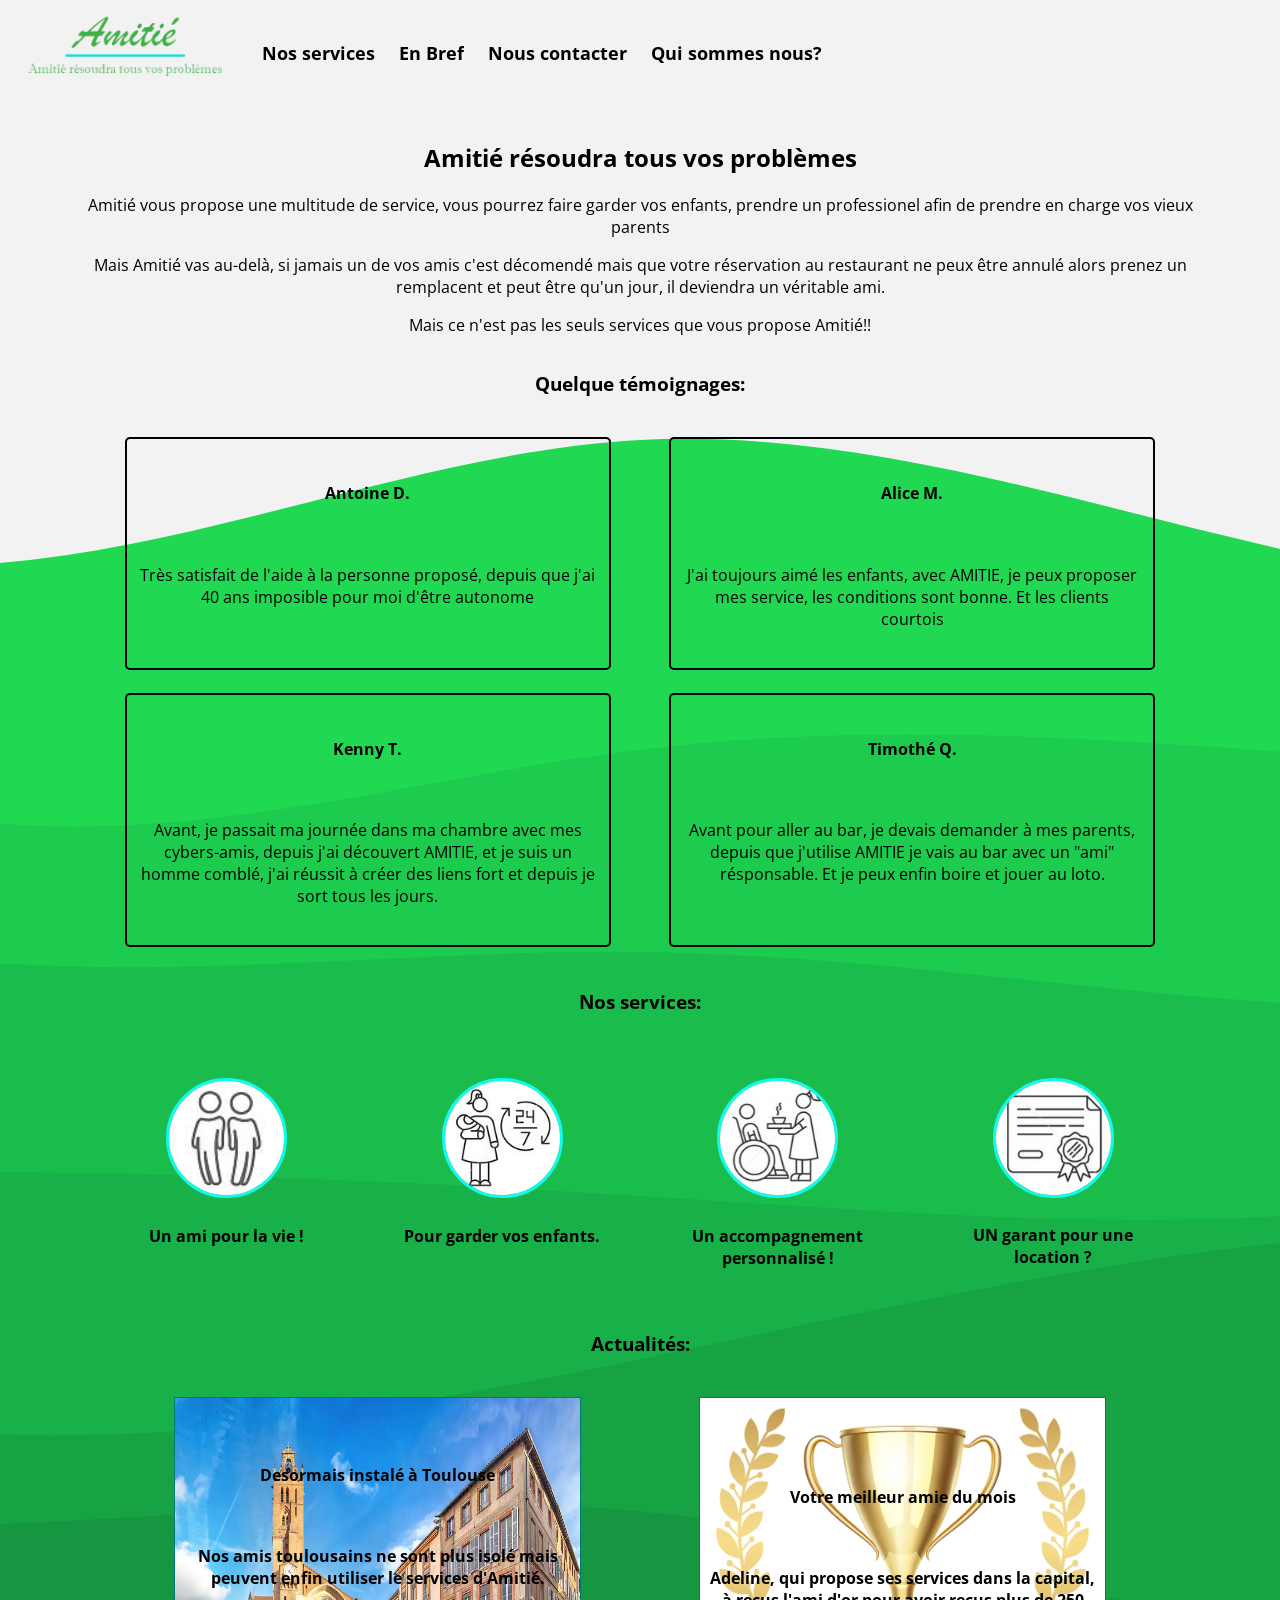
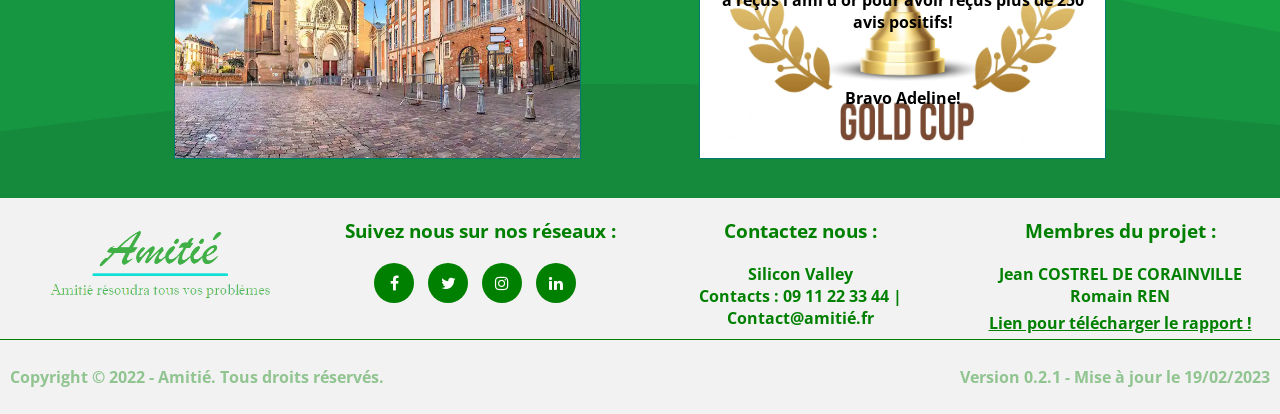
<file: site/Friender/index.html>
<!DOCTYPE html>
<html lang="fr">
     <head>
         <meta charset="utf-8">
         <title>Index - Amitié</title>
		 <link rel="stylesheet" href="css/index.css" >
		 <link rel="icon" type="image/png" href="image/logoicone.png">
		 <link rel="stylesheet" href="https://cdnjs.cloudflare.com/ajax/libs/font-awesome/4.7.0/css/font-awesome.min.css">
	<body>	
			<header>
			<nav id="nav">
				<a href="index.html" class="itm3"><img src="image/logo_transp.png" alt="logo" id="logo" ></a>
				<a href="produits.html" class="itm A" >Nos services</a>  
				<a href="bref.html" class="itm B">En Bref</a>
				<a href="contacts.html" class="itm C">Nous contacter</a> 
				<a href="nous.html" class="itm D"> Qui sommes nous?</a>				
			</nav>
		</header>
	<div id="conteneur">
		<div class="intro">
			<section id="intro1">	
				<h1>Amitié résoudra tous vos problèmes </h1>
				<p>Amitié vous propose une multitude de service, vous pourrez faire garder vos enfants, prendre un professionel afin de prendre en charge vos vieux parents</p>
				<p>Mais Amitié vas au-delà, si jamais un de vos amis c'est décomendé mais que votre réservation au restaurant ne peux être annulé alors prenez un remplacent et peut être qu'un jour, il deviendra un véritable ami.</p>
				<p>Mais ce n'est pas les seuls services que vous propose Amitié!!</p>
			</section>	
		</div>
		<div class="temoigne">
			<div>
			<h3>Quelque témoignages:</h3>
			</div>
			<div class="tem">
				<section>
					<h4>Antoine D.</h4>
					<p>Très satisfait de l'aide à la personne proposé, depuis que j'ai 40 ans imposible pour moi d'être autonome</p>
				</section>
				
				<section>				
					<h4>Alice M.</h4>
					<p>J'ai toujours aimé les enfants, avec AMITIE, je peux proposer mes service, les conditions sont bonne. Et les clients courtois</p>
				</section>
				
				<section>
					<h4>Kenny T.</h4>
					<p>Avant, je passait ma journée dans ma chambre avec mes cybers-amis, depuis j'ai découvert AMITIE, et je suis un homme comblé, j'ai réussit à créer des liens fort et depuis je sort tous les jours.</p>
				</section>
				
				<section>
					<h4>Timothé Q.</h4>
					<p>Avant pour aller au bar, je devais demander à mes parents, depuis que j'utilise AMITIE je vais au bar avec un "ami" résponsable. Et je peux enfin boire et jouer au loto.</p>
				</section>
			</div>
		</div>
			
		<div class="service">
			<h3>Nos services:</h3>
			<div class="serv">
				
				<section>
					<img src="image/poto.jpg" alt="poto" class="servimg">
					<h4>Un ami pour la vie !</h4>
				</section>
				
				<section>				
					<img src="image/babysit.jpg" alt="babsit" class="servimg">
					<h4>Pour garder vos enfants.</h4>
				</section>
					
				<section>
					<img src="image/aideperso.jpg" alt="aidepers" class="servimg">
					<h4>Un accompagnement personnalisé !</h4>
				</section>
					
				<section>
					<img src="image/respoleg.jpg" alt="respoleg" class="servimg">
					<h4>UN garant pour une location ?</h4>
				</section>
					
			</div>
		</div>
		
		<div class="actualite">
			<div>
				<h3>Actualités:</h3>
			</div>
			<div class="actu">
				<section class="toulouse">
					<div class="front">
						<h4>Desormais instalé à Toulouse</h4>
						<p>Nos amis toulousains ne sont plus isolé mais peuvent enfin utiliser le services d'Amitié.</p>
					</div>
					<img src="image/toulouse.jpg" alt="imagetoulouse" class="back">
				</section>
				
				<section>
					<img src="image/Podium1.jpg" alt="imagecoupe" class="back">
					<div class="front">
						<h4>Votre meilleur amie du mois</h4>
						<p>Adeline, qui propose ses services dans la capital, à reçus l'ami d'or pour avoir reçus plus de 250 avis positifs!</p>
						<p>Bravo Adeline!</p>
					</div>	
				</section>
			</div>
		</div>
	</div>	
		
	<footer>
		<img src="image/logo_transp.png" alt="logo" class="image">
		<div class="social-links">
			<div class ="title">
				<h3>Suivez nous sur nos réseaux :</h3>
			</div>
			<a href="#"><i class="fa fa-facebook-f"></i></a>
			<a href="#"><i class="fa fa-twitter"></i></a>
			<a href="#"><i class="fa fa-instagram"></i></a>
			<a href="#"><i class="fa fa-linkedin"></i></a>
		</div>
		<div class ="adress">
			<div class ="title">
				<h3> Contactez nous :</h3>
			</div>
			<p><strong>Silicon Valley<br>
				Contacts : 09 11 22 33 44 | Contact@amitié.fr</strong></p>
		</div>
		<div class ="members">
			<div class ="title">
				<h3>Membres du projet :</h3>
			</div>
			<p>
				<strong>
					Jean COSTREL DE CORAINVILLE <br>
					Romain REN<br>
				</strong>
			</p>
			<a href ="S106_Rapport.pdf"><strong>Lien pour télécharger le rapport !</strong></a></p>
		</div>

	
			</footer>
	<div class ="end">
		<div class ="CR">
			<p><strong>Copyright © 2022 - Amitié. Tous droits réservés.</strong></p>
		</div>
		<div class ="update">
			<p><strong>Version 0.2.1 - Mise à jour le 19/02/2023</strong></p>
		</div>
	</div>
	
</body>
</html>
</file>
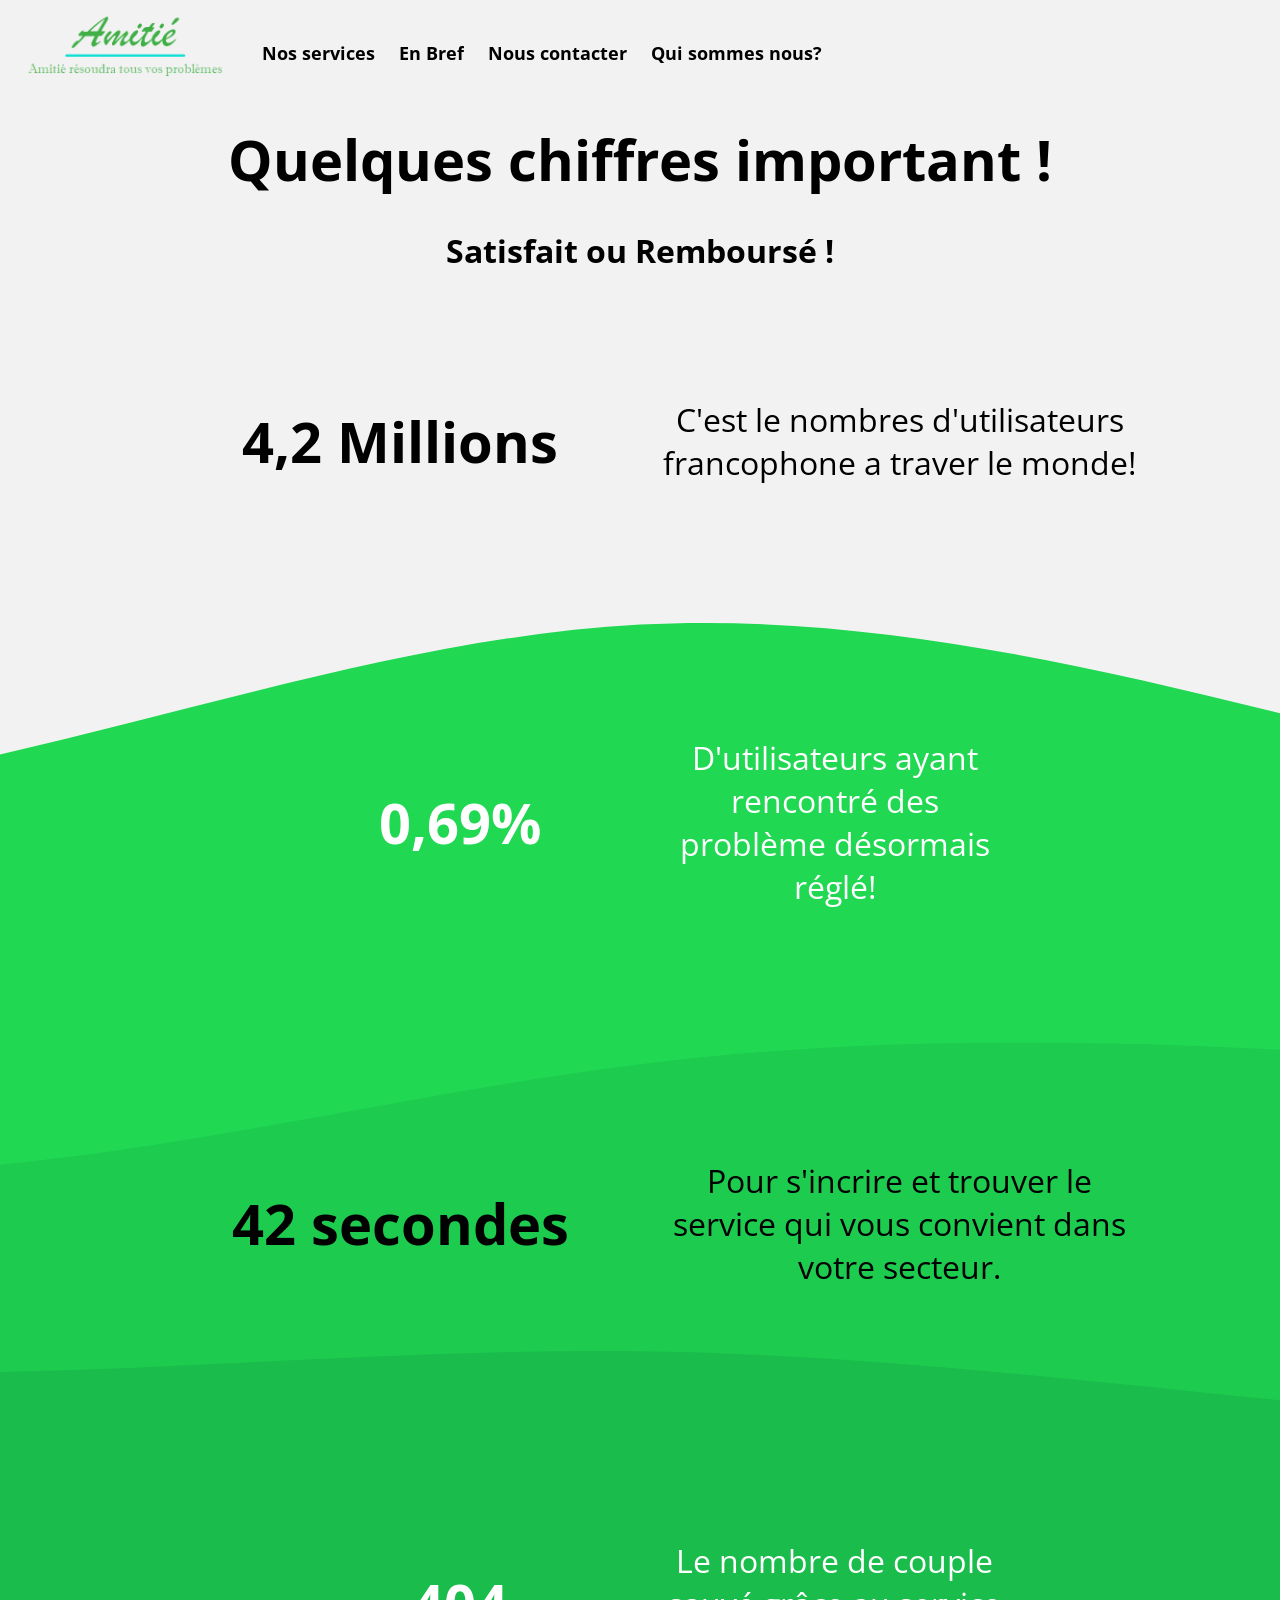
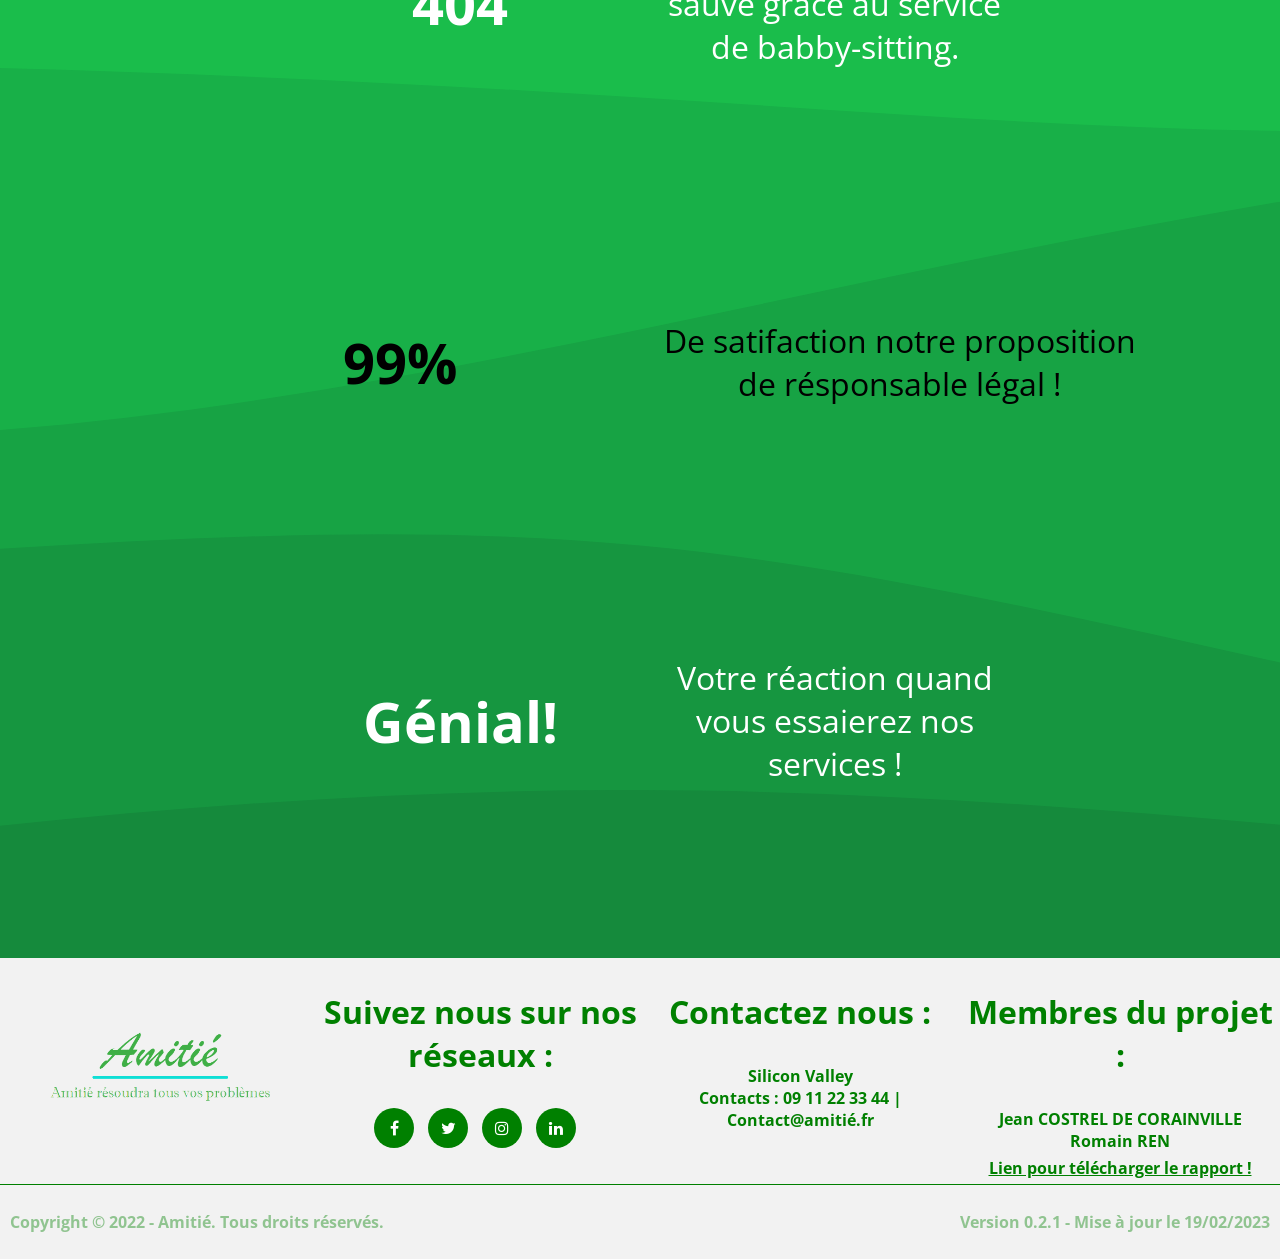
<file: site/Friender/bref.html>
<!DOCTYPE html>
<html lang="fr">
     <head>
         <meta charset="utf-8">
         <title>Bref - Amitié</title>
		 <link rel="stylesheet" href="css/bref_nous.css" >
		 <link rel="icon" type="image/png" href="image/logoicone.png">
		 <link rel="stylesheet" href="https://cdnjs.cloudflare.com/ajax/libs/font-awesome/4.7.0/css/font-awesome.min.css"> 
	</head>

	<body>
		<header>
			<nav id="nav">
				<a href="index.html" class="itm3"><img src="image/logo_transp.png" alt="logo" id="logo" ></a>
				<a href="produits.html" class="itm A" >Nos services</a>  
				<a href="bref.html" class="itm B">En Bref</a>
				<a href="contacts.html" class="itm C">Nous contacter</a> 
				<a href="nous.html" class="itm D"> Qui sommes nous?</a>				
			</nav>
		</header>	
 
	<div id="conteneur">
		<h1>Quelques chiffres important !</h1>
		<h3>Satisfait ou Remboursé !</h3>
		<section>
			<div class="cle">
				<h1>4,2 Millions</h1>
				<p>C'est le nombres d'utilisateurs francophone a traver le monde!</p>			
			</div>
		</section>
		<section>
			<div class="cle">
				<h1>0,69%</h1>
				<p>D'utilisateurs ayant rencontré des problème désormais réglé!</p>
			</div>
			
		</section>
		<section>
			<div class="cle">
				<h1>42 secondes</h1>
				<p>Pour s'incrire et trouver le service qui vous convient dans votre secteur.</p>
			</div>
		</section>
		<section>
			<div class="cle">
				<h1>404</h1>
				<p>Le nombre de couple sauvé grâce au service de babby-sitting.</p>
			</div>
		</section>
		<section>
			<div class="cle">
				<h1>99%</h1>
				<p>De satifaction notre proposition de résponsable légal !</p>
				
			</div>
		</section>
		<section>
			<div class="cle">
				<h1>Génial!</h1>
				<p>Votre réaction quand vous essaierez nos services !</p>
				
			</div>
		</section>
	</div>	
	
	<footer>
		<img src="image/logo_transp.png" alt="logo" class="image">
		<div class="social-links">
			<div class ="title">
				<h3>Suivez nous sur nos réseaux :</h3>
			</div>
			<a href="#"><i class="fa fa-facebook-f"></i></a>
			<a href="#"><i class="fa fa-twitter"></i></a>
			<a href="#"><i class="fa fa-instagram"></i></a>
			<a href="#"><i class="fa fa-linkedin"></i></a>
		</div>
		<div class ="adress">
			<div class ="title">
				<h3> Contactez nous :</h3>
			</div>
			<p><strong>Silicon Valley<br>
				Contacts : 09 11 22 33 44 | Contact@amitié.fr</strong></p>
		</div>
		<div class ="members">
			<div class ="title">
				<h3>Membres du projet :</h3>
			</div>
			<p>
				<strong>
					Jean COSTREL DE CORAINVILLE <br>
					Romain REN<br>
				</strong>
			</p>
			<a href ="S106_Rapport.pdf"><strong>Lien pour télécharger le rapport !</strong></a></p>
		</div>

	
			</footer>
	<div class ="end">
		<div class ="CR">
			<p><strong>Copyright © 2022 - Amitié. Tous droits réservés.</strong></p>
		</div>
		<div class ="update">
			<p><strong>Version 0.2.1 - Mise à jour le 19/02/2023</strong></p>
		</div>
	</div>
	 
	</body>
</html>
</file>
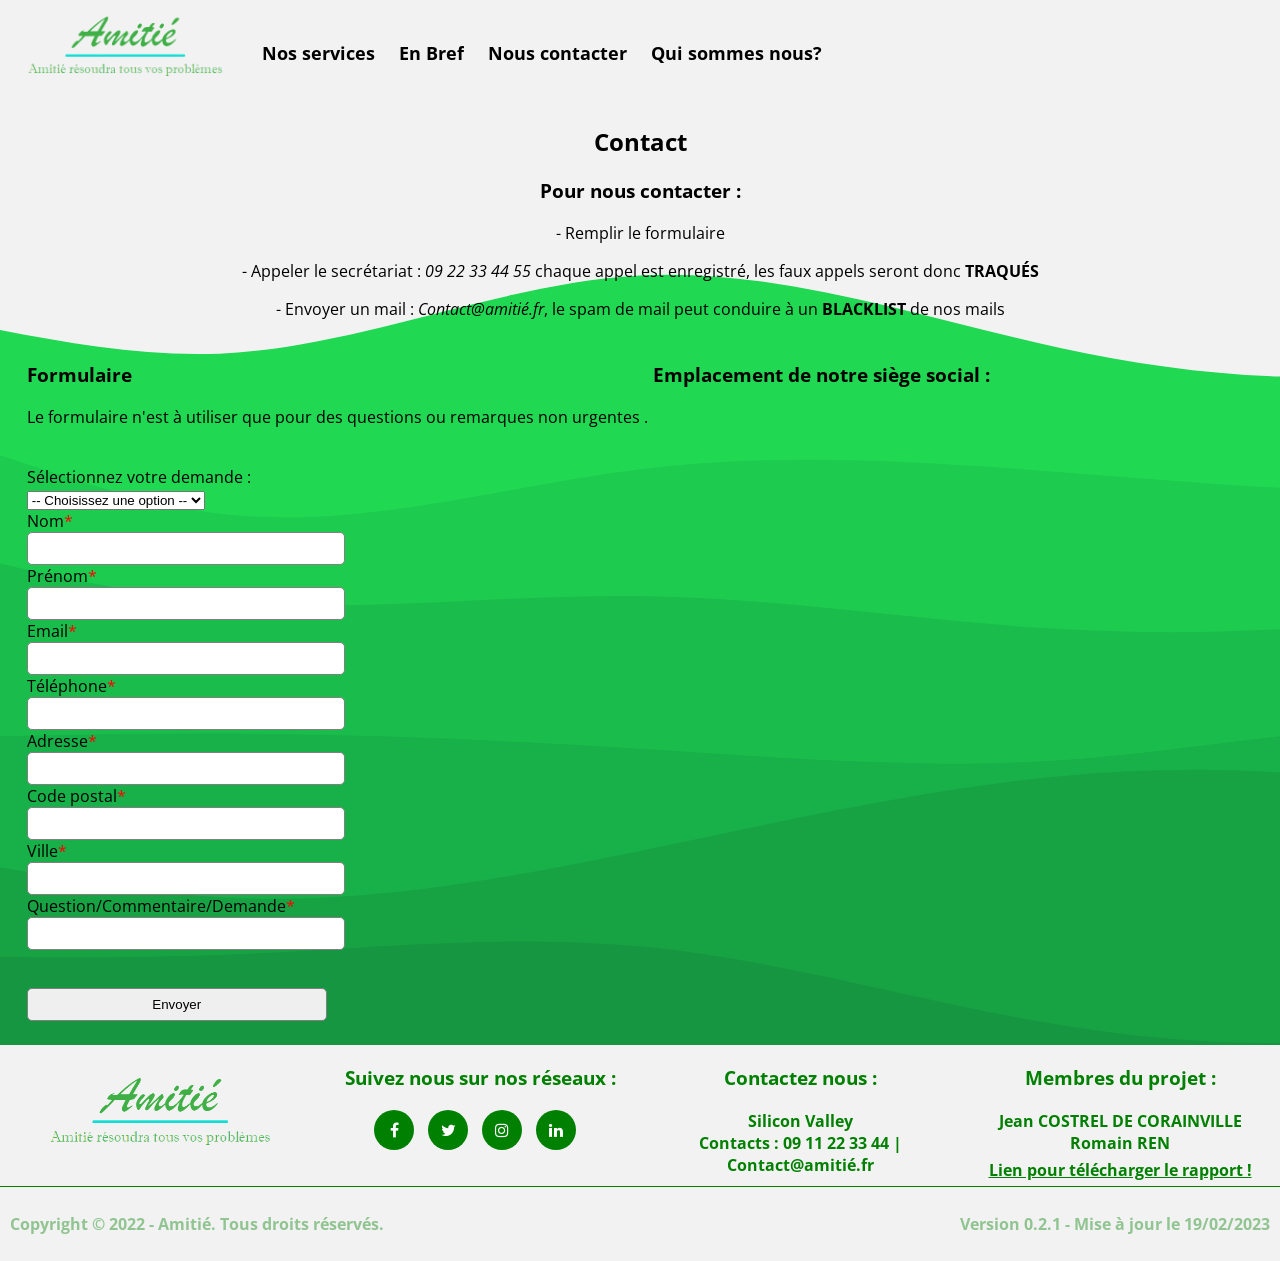
<file: site/Friender/contacts.html>
<!DOCTYPE html>
<html lang="fr">
<head>
    <meta charset="utf-8">
	<link rel="stylesheet" href="css/contact.css">
    <title>Contacts - Amitié</title>
	<link rel="icon" type="image/png" href="image/logoicone.png">
	<link rel="stylesheet" href="https://cdnjs.cloudflare.com/ajax/libs/font-awesome/4.7.0/css/font-awesome.min.css">

</head>

<body>
	
	<header>
		<nav id="nav">
			<a href="index.html" class="itm3"><img src="image/logo_transp.png" alt="logo" id="logo" ></a>
			<a href="produits.html" class="itm A" >Nos services</a>  
			<a href="bref.html" class="itm B">En Bref</a>
			<a href="contacts.html" class="itm C">Nous contacter</a> 
			<a href="nous.html" class="itm D"> Qui sommes nous?</a>				
		</nav>
	</header>	

	<div class="contacts">
		<h2> Contact </h2>
		<h3> Pour nous contacter :</h3>
		<p> - Remplir le formulaire </p>
		<p> - Appeler le secrétariat : <em>09 22 33 44 55 </em> chaque appel est enregistré, les faux appels seront donc <strong>TRAQUÉS</strong> </p>
		<p> - Envoyer un mail : <em>Contact@amitié.fr</em>, le spam de mail peut conduire à un <strong>BLACKLIST</strong> de nos mails</p>
	</div>

	<div class ="main">
	<div class ="formulaire">
		<h3> Formulaire </h3>
		<p> Le formulaire n'est à utiliser que pour des questions ou remarques non urgentes .</p>
		<div class ="forms">
			<label for="demande_select"> Sélectionnez votre demande : </label>
			<select name="demande_select" id="demande_select">
				<option value=""> -- Choisissez une option -- </option>
				<option value="SAV"> Service après-vente</option>
				<option value="FAQ"> Question </option>
				<option value="Remarques"> Remarques</option>
				<option value="Demande"> Demande</option>
			</select>	
			<label for="nom">Nom<span class ="obligatoire" title = "Ce champ est obligatoire">*</span></label>
			<input type="text" id="nom" >
			<label for="prénom">Prénom<span class ="obligatoire" title = "Ce champ est obligatoire">*</span></label>
			<input type="text" id="prénom">
			<label for="email">Email<span class ="obligatoire" title = "Ce champ est obligatoire">*</span></label>
			<input type="email" id="email">
			<label for="téléphone">Téléphone<span class ="obligatoire" title = "Ce champ est obligatoire">*</span></label>
			<input type="text" id="téléphone">
			<label for="adresse">Adresse<span class ="obligatoire" title = "Ce champ est obligatoire">*</span></label>
			<input type="text" id="adresse">
			<label for="code_postal">Code postal<span class ="obligatoire" title = "Ce champ est obligatoire">*</span></label>
			<input type="text" id="code_postal">
			<label for="ville">Ville<span class ="obligatoire" title = "Ce champ est obligatoire">*</span></label>
			<input type="text" id="ville">
			<label for="question">Question/Commentaire/Demande<span class ="obligatoire" title = "Ce champ est obligatoire">*</span></label>
			<input type="text" id="question" >
			<p></p>
			<a href ="contacts.html"><input type="submit" value="Envoyer"></a>
		</div>
    </div>
	<div class="carte">
		<h3> Emplacement de notre siège social :</h3>
		<iframe src="https://www.google.com/maps/embed?pb=!1m18!1m12!1m3!1d405691.5810139703!2d-122.32195748628509!3d37.402471393502005!2m3!1f0!2f0!3f0!3m2!1i1024!2i768!4f13.1!3m3!1m2!1s0x808fb68ad0cfc739%3A0x7eb356b66bd4b50e!2sSilicon%20Valley%2C%20Californie%2C%20%C3%89tats-Unis!5e0!3m2!1sfr!2sfr!4v1669229404696!5m2!1sfr!2sfr" width="600" height="450" style="border:0;" allowfullscreen="" loading="lazy" referrerpolicy="no-referrer-when-downgrade"></iframe>
	</div>
	</div>
	<footer>
		<img src="image/logo_transp.png" alt="logo" class="image">
		<div class="social-links">
			<div class ="title">
				<h3>Suivez nous sur nos réseaux :</h3>
			</div>
			<a href="#"><i class="fa fa-facebook-f"></i></a>
			<a href="#"><i class="fa fa-twitter"></i></a>
			<a href="#"><i class="fa fa-instagram"></i></a>
			<a href="#"><i class="fa fa-linkedin"></i></a>
		</div>
		<div class ="adress">
			<div class ="title">
				<h3> Contactez nous :</h3>
			</div>
			<p><strong>Silicon Valley<br>
				Contacts : 09 11 22 33 44 | Contact@amitié.fr</strong></p>
		</div>
		<div class ="members">
			<div class ="title">
				<h3>Membres du projet :</h3>
			</div>
			<p>
				<strong>
					Jean COSTREL DE CORAINVILLE <br>
					Romain REN<br>
				</strong>
			</p>
			<a href ="S106_Rapport.pdf"><strong>Lien pour télécharger le rapport !</strong></a></p>
		</div>

	
			</footer>
	<div class ="end">
		<div class ="CR">
			<p><strong>Copyright © 2022 - Amitié. Tous droits réservés.</strong></p>
		</div>
		<div class ="update">
			<p><strong>Version 0.2.1 - Mise à jour le 19/02/2023</strong></p>
		</div>
	</div>
	

</body>
</html>
</file>
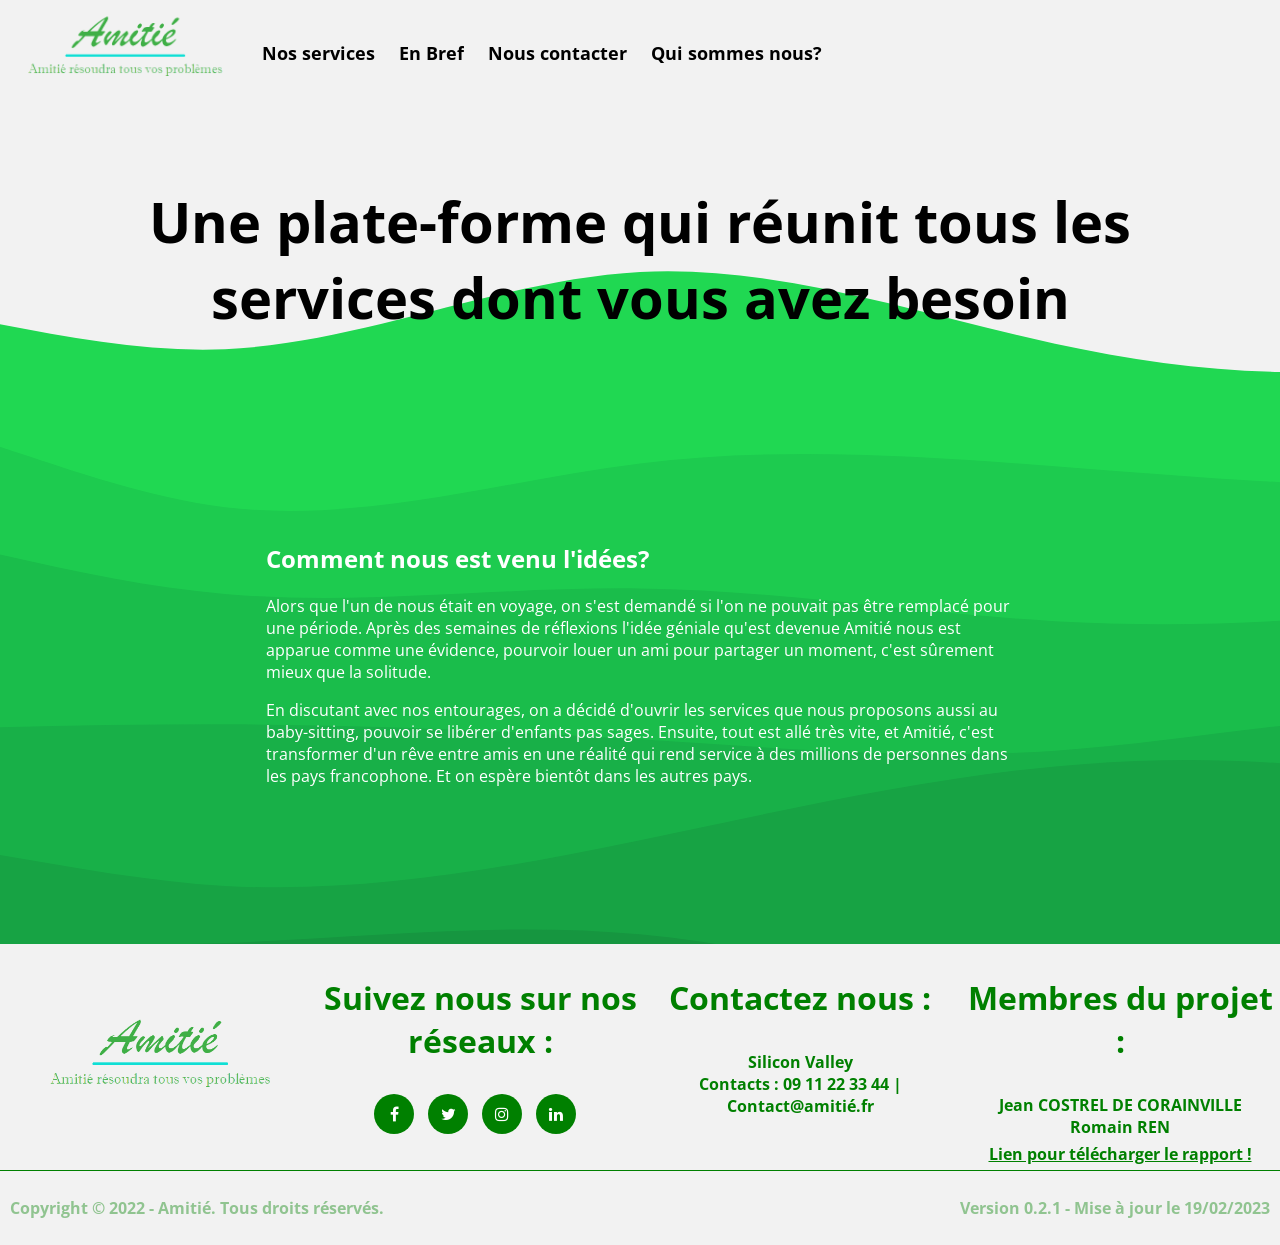
<file: site/Friender/nous.html>
<!DOCTYPE html>
<html lang="fr">
    <head>
         <meta charset="utf-8">
         <title>Qui sommes nous - Amitié</title>
		 <link rel="stylesheet" href="css/bref_nous.css" >
		<link rel="icon" type="image/png" href="image/logoicone.png">
		<link rel="stylesheet" href="https://cdnjs.cloudflare.com/ajax/libs/font-awesome/4.7.0/css/font-awesome.min.css">
	</head>

	<body>
		<header>
			<nav id="nav">
				<a href="index.html" class="itm3"><img src="image/logo_transp.png" alt="logo" id="logo" ></a>
				<a href="produits.html" class="itm A" >Nos services</a>  
				<a href="bref.html" class="itm B">En Bref</a>
				<a href="contacts.html" class="itm C">Nous contacter</a> 
				<a href="nous.html" class="itm D"> Qui sommes nous?</a>				
			</nav>
		</header>	
 
		<div id="conteneur">
			<section>
				<div class="titre">
					<h1 id="titre">Une plate-forme qui réunit tous les services dont vous avez besoin</h1>
				</div>
			</section>
			<section>
				<div >
					<h2>Comment nous est venu l'idées?</h2>
					<p>Alors que l'un de nous était en voyage, on s'est demandé si l'on ne pouvait pas être remplacé pour une période. Après des semaines de réflexions
						l'idée géniale qu'est devenue Amitié nous est apparue comme une évidence, pourvoir louer un ami pour partager un moment, c'est sûrement mieux que la solitude.
					</p>
					<p>En discutant avec nos entourages, on a décidé d'ouvrir les services que nous proposons aussi au baby-sitting, pouvoir se libérer d'enfants pas sages.
						Ensuite, tout est allé très vite, et Amitié, c'est transformer d'un rêve entre amis en une réalité qui rend service à des millions de personnes dans les pays francophone. Et on espère bientôt dans les autres pays.
						</p>
				</div>
			</section>	
		</div>	
	
	
		<footer>
		<img src="image/logo_transp.png" alt="logo" class="image">
		<div class="social-links">
			<div class ="title">
				<h3>Suivez nous sur nos réseaux :</h3>
			</div>
			<a href="#"><i class="fa fa-facebook-f"></i></a>
			<a href="#"><i class="fa fa-twitter"></i></a>
			<a href="#"><i class="fa fa-instagram"></i></a>
			<a href="#"><i class="fa fa-linkedin"></i></a>
		</div>
		<div class ="adress">
			<div class ="title">
				<h3> Contactez nous :</h3>
			</div>
			<p><strong>Silicon Valley<br>
				Contacts : 09 11 22 33 44 | Contact@amitié.fr</strong></p>
		</div>
		<div class ="members">
			<div class ="title">
				<h3>Membres du projet :</h3>
			</div>
			<p>
				<strong>
					Jean COSTREL DE CORAINVILLE <br>
					Romain REN<br>
				</strong>
			</p>
			<a href ="S106_Rapport.pdf"><strong>Lien pour télécharger le rapport !</strong></a></p>
		</div>

	
			</footer>
	<div class ="end">
		<div class ="CR">
			<p><strong>Copyright © 2022 - Amitié. Tous droits réservés.</strong></p>
		</div>
		<div class ="update">
			<p><strong>Version 0.2.1 - Mise à jour le 19/02/2023</strong></p>
		</div>
	</div>
	</body>

</html>
</file>
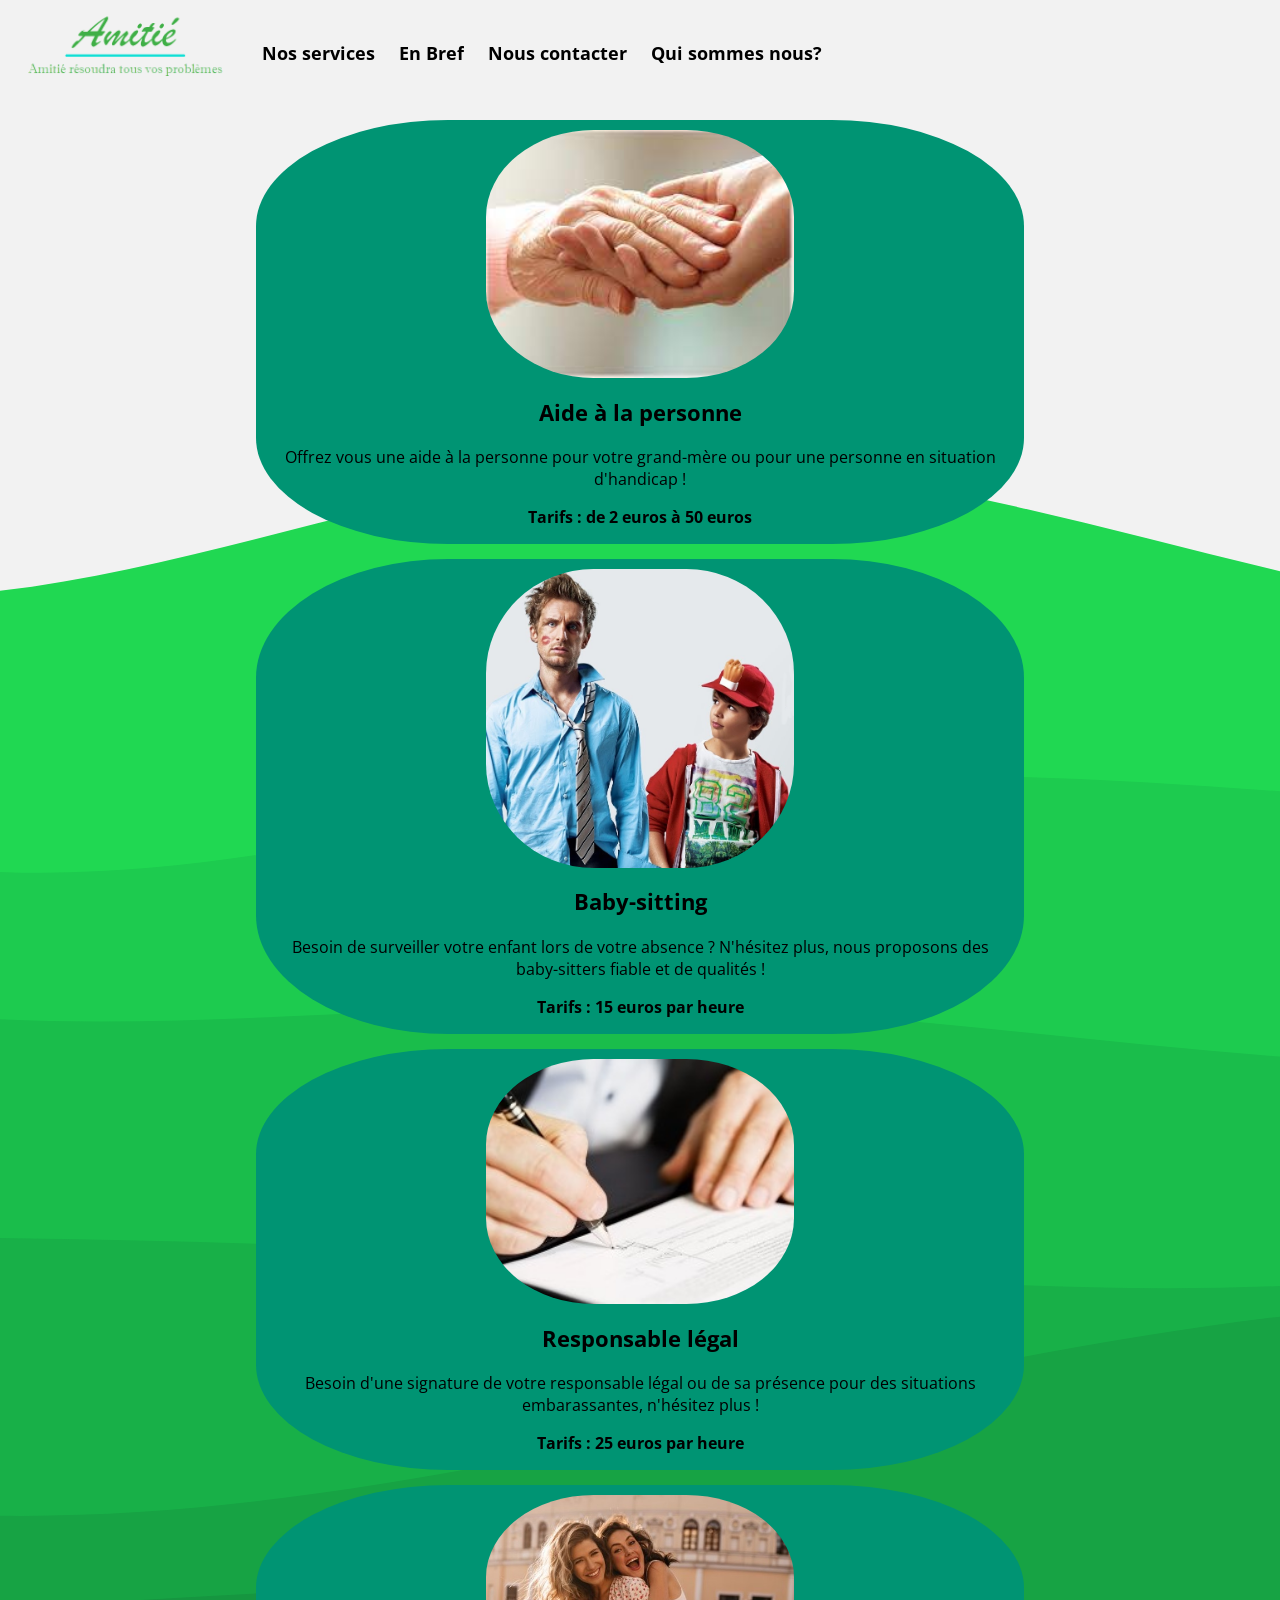
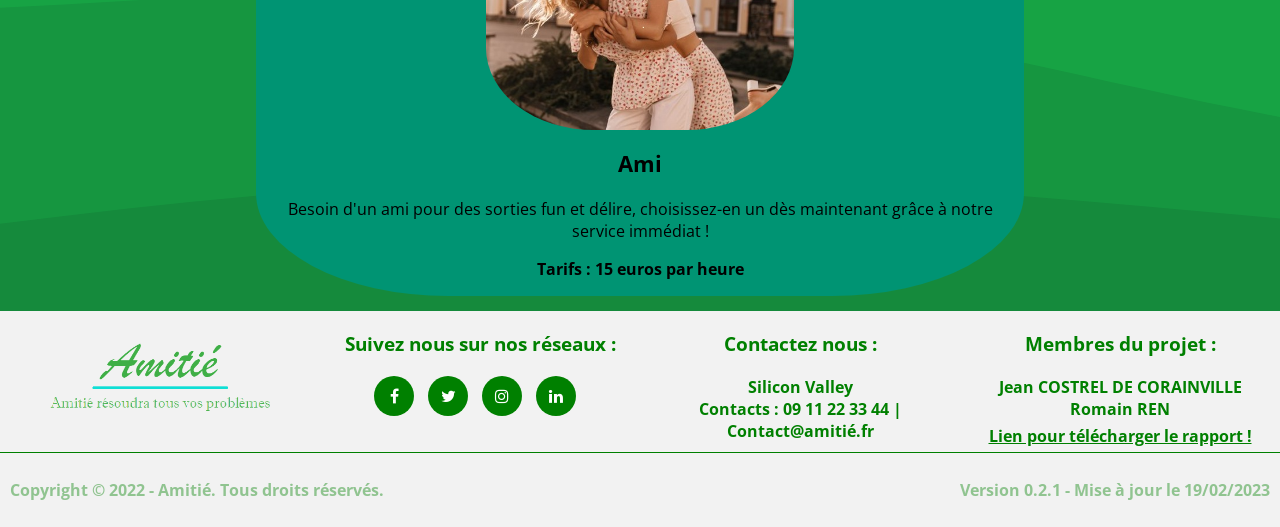
<file: site/Friender/produits.html>
<!DOCTYPE html>
<html lang="fr">
<head>
    <meta charset="utf-8">
	<title>Services - Amitié</title>
	<link rel="stylesheet" href="css/produits.css">
	<link rel="icon" type="image/png" href="image/logoicone.png">
	<link rel="stylesheet" href="https://cdnjs.cloudflare.com/ajax/libs/font-awesome/4.7.0/css/font-awesome.min.css">

</head>

<body>
	<header>
		<nav id="nav">
			<a href="index.html" class="itm3"><img src="image/logo_transp.png" alt="logo" id="logo" ></a>
			<a href="produits.html" class="itm A" >Nos services</a>  
			<a href="bref.html" class="itm B">En Bref</a>
			<a href="contacts.html" class="itm C">Nous contacter</a> 
			<a href="nous.html" class="itm D"> Qui sommes nous?</a>				
		</nav>
	</header>	
    <div class="prod">
		<img src="image/aide.jpeg" class="image" alt="aidealapersonne">
		<div class ="text">
			<h2 id="ID_aide"> Aide à la personne </h2>
			<p> Offrez vous une aide à la personne pour votre grand-mère ou pour une personne en situation d'handicap !</p>
			<p><strong>Tarifs : de 2 euros à 50 euros </strong></p>
		</div>
	</div>
	
    <div class="prod">
		<img src="image/bbs.jpeg" class="image" alt="babbysitting">
		<div class ="text">
			<h2 id="ID_bbs"> Baby-sitting</h2>
			<p>  Besoin de surveiller votre enfant lors de votre absence ? N'hésitez plus, nous proposons des baby-sitters fiable et de qualités !</p>
			<p><strong>Tarifs : 15 euros par heure </strong></p>
		</div>
	</div>
	
	<div class ="prod">
		<img src="image/resp.jpeg" class="image" alt="reponsable">
		<div class ="text">
			<h2 id="ID_resp"> Responsable légal</h2>
			<p> Besoin d'une signature de votre responsable légal ou de sa présence pour des situations embarassantes, n'hésitez plus !</p>
			<p><strong>Tarifs : 25 euros par heure </strong></p>
		</div>
	</div>
	
    <div class ="prod">
		<img src="image/ami.jpeg" class="image" alt="ami">
		<div class ="text">
			<h2 id="ID_ami"> Ami</h2>
			<p> Besoin d'un ami pour des sorties fun et délire, choisissez-en un dès maintenant grâce à notre service immédiat !</p>
			<p><strong>Tarifs : 15 euros par heure</strong></p>
		</div>
    </div>
	
	<footer>
		<img src="image/logo_transp.png" alt="logo" class="image">
		<div class="social-links">
			<div class ="title">
				<h3>Suivez nous sur nos réseaux :</h3>
			</div>
			<a href="#"><i class="fa fa-facebook-f"></i></a>
			<a href="#"><i class="fa fa-twitter"></i></a>
			<a href="#"><i class="fa fa-instagram"></i></a>
			<a href="#"><i class="fa fa-linkedin"></i></a>
		</div>
		<div class ="adress">
			<div class ="title">
				<h3> Contactez nous :</h3>
			</div>
			<p><strong>Silicon Valley<br>
				Contacts : 09 11 22 33 44 | Contact@amitié.fr</strong></p>
		</div>
		<div class ="members">
			<div class ="title">
				<h3>Membres du projet :</h3>
			</div>
			<p>
				<strong>
					Jean COSTREL DE CORAINVILLE <br>
					Romain REN<br>
				</strong>
			</p>
			<a href ="S106_Rapport.pdf"><strong>Lien pour télécharger le rapport !</strong></a></p>
		</div>

	
			</footer>
	<div class ="end">
		<div class ="CR">
			<p><strong>Copyright © 2022 - Amitié. Tous droits réservés.</strong></p>
		</div>
		<div class ="update">
			<p><strong>Version 0.2.1 - Mise à jour le 19/02/2023</strong></p>
		</div>
	</div>
	
</body>
</html>
</file>
<file: site/Friender/css/index.css>
@import url('body/index_1.css')(min-width: 725px);
@import url("footer/1.css")(min-width: 725px);
@import url("header/1.css")(min-width: 725px);

@import url('body/index_2.css')(max-width: 725px);
@import url('footer/2.css')(max-width: 725px);
@import url('header/2.css')(max-width: 725px);
</file>
<file: site/Friender/css/bref_nous.css>
@import url('body/bref_1.css')(min-width: 725px);
@import url("footer/1.css")(min-width: 725px);
@import url("header/1.css")(min-width: 725px);

@import url('body/bref_2.css')(max-width: 725px);
@import url('footer/2.css')(max-width: 725px);
@import url('header/2.css')(max-width: 725px);
</file>
<file: site/Friender/css/contact.css>
@import url('body/contact_1.css')(min-width: 725px);
@import url("footer/1.css")(min-width: 725px);
@import url("header/1.css")(min-width: 725px);

@import url('body/contact_2.css')(max-width: 725px);
@import url('footer/2.css')(max-width: 725px);
@import url('header/2.css')(max-width: 725px);
</file>
<file: site/Friender/css/produits.css>
@import url('body/produits_1.css')(min-width: 725px);
@import url("footer/1.css")(min-width: 725px);
@import url("header/1.css")(min-width: 725px);

@import url('body/produits_2.css')(max-width: 725px);
@import url('footer/2.css')(max-width: 725px);
@import url('header/2.css')(max-width: 725px);
</file>
